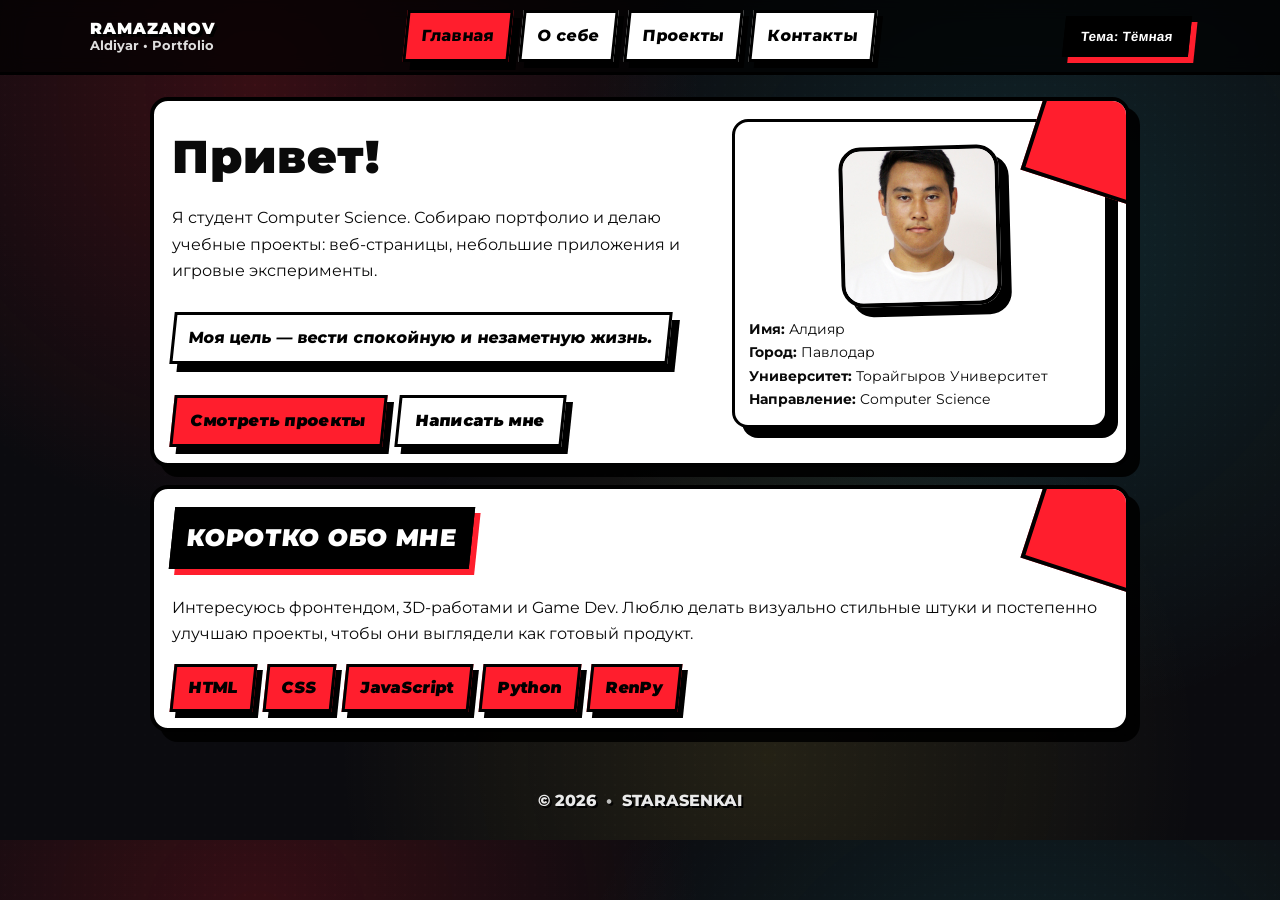
<file: index.html>
<!DOCTYPE html>
<html lang="ru">
<head>
  <meta charset="UTF-8" />
  <meta name="viewport" content="width=device-width, initial-scale=1.0" />
  <title>Ramazanov Aldiyar — Portfolio</title>
  <link rel="stylesheet" href="style.css" />
</head>
<body>

  <!-- Экран-заставка -->
  <div id="splash" aria-hidden="true">
    <h1>RAMAZANOV ALDIYAR<br>PORTFOLIO</h1>
  </div>

  <header class="site-header">
    <div class="header-inner">
      <div class="brand">
        <div class="brand-title">RAMAZANOV</div>
        <div class="brand-sub">Aldiyar • Portfolio</div>
      </div>

      <nav class="site-nav" aria-label="Навигация">
        <a class="nav-link active" href="index.html">Главная</a>
        <a class="nav-link" href="about.html">О себе</a>
        <a class="nav-link" href="projects.html">Проекты</a>
        <a class="nav-link" href="contact.html">Контакты</a>
      </nav>

      <button id="themeToggle" class="theme-btn" type="button" aria-label="Сменить тему">
        Тема: <span id="themeLabel">Тёмная</span>
      </button>
    </div>
  </header>

  <main class="container">
    <section class="panel hero">
      <div class="hero-grid">
        <div>
          <h1 class="hero-title">Привет!</h1>
          <p class="hero-text">
            Я студент Computer Science. Собираю портфолио и делаю учебные проекты:
            веб-страницы, небольшие приложения и игровые эксперименты.
          </p>
          <p class="hero-quote">
            Моя цель — вести спокойную и незаметную жизнь.
          </p>

          <div class="hero-actions">
            <a class="btn" href="projects.html">Смотреть проекты</a>
            <a class="btn btn-outline" href="contact.html">Написать мне</a>
          </div>
        </div>

        <div class="hero-card">
          <img src="avatar.jpg" alt="Аватар" class="avatar" />
          <div class="hero-mini">
            <div><b>Имя:</b> Алдияр</div>
            <div><b>Город:</b> Павлодар</div>
            <div><b>Университет:</b> Торайгыров Университет</div>
            <div><b>Направление:</b> Computer Science</div>
          </div>
        </div>
      </div>
    </section>

    <section class="panel">
      <h2>Коротко обо мне</h2>
      <p>
        Интересуюсь фронтендом, 3D-работами и Game Dev. Люблю делать визуально стильные штуки
        и постепенно улучшаю проекты, чтобы они выглядели как готовый продукт.
      </p>

      <div class="badges">
        <span class="badge">HTML</span>
        <span class="badge">CSS</span>
        <span class="badge">JavaScript</span>
        <span class="badge">Python</span>
        <span class="badge">RenPy</span>
      </div>
    </section>
  </main>

  <footer class="site-footer">
    <div class="footer-inner">
      <span>© <span id="year"></span></span>
      <span class="dot">•</span>
      <span>STARASENKAI</span>
    </div>
  </footer>

  <script src="script.js"></script>
</body>
</html>
</file>
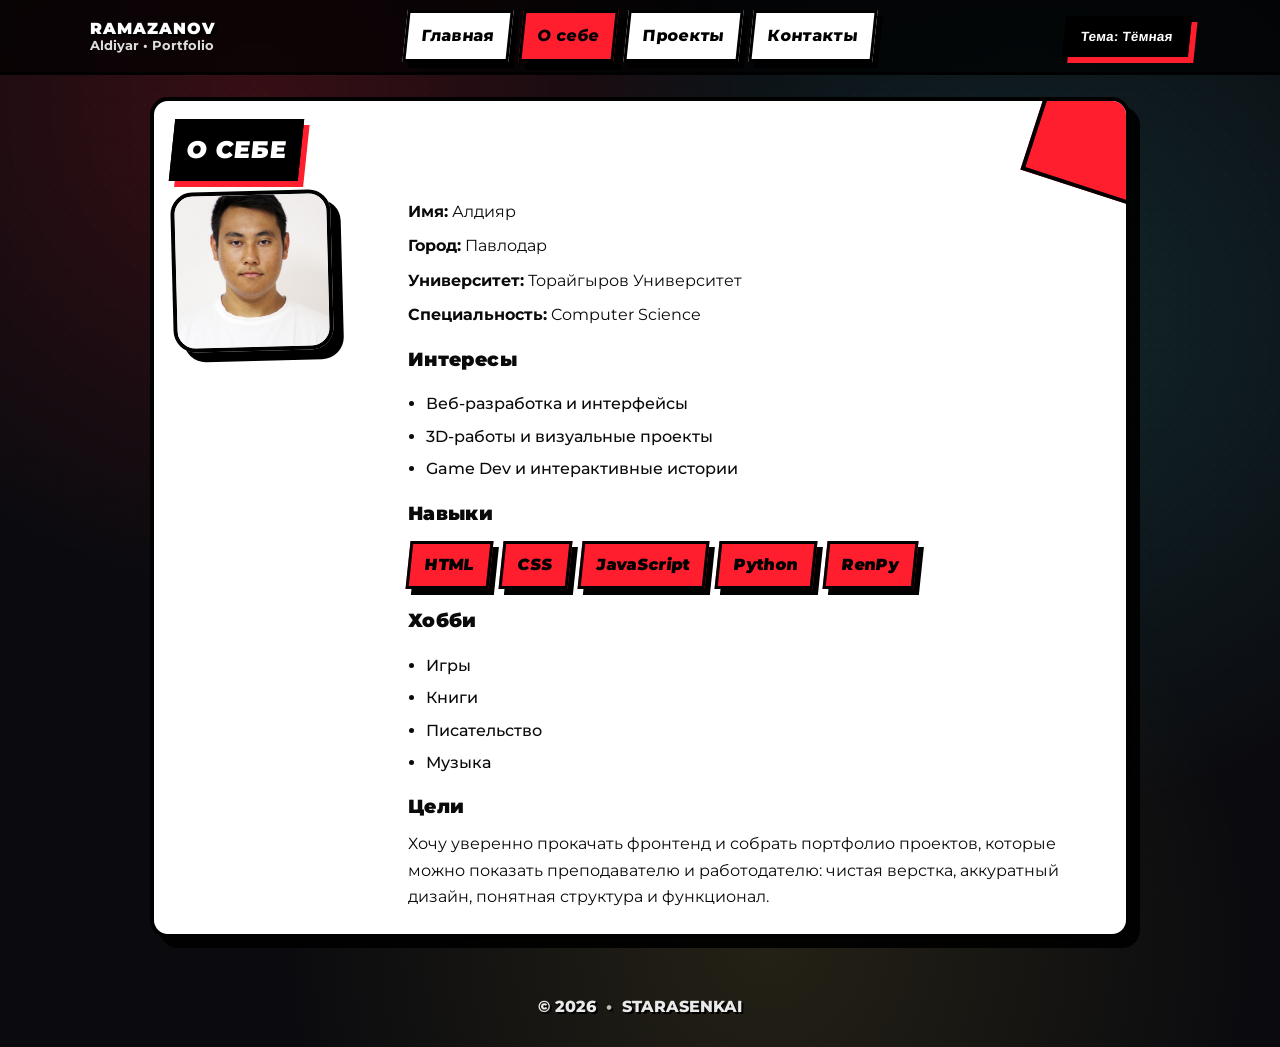
<file: about.html>
<!DOCTYPE html>
<html lang="ru">
<head>
  <meta charset="UTF-8" />
  <meta name="viewport" content="width=device-width, initial-scale=1.0" />
  <title>О себе — Ramazanov Aldiyar</title>
  <link rel="stylesheet" href="style.css" />
</head>
<body>

  <header class="site-header">
    <div class="header-inner">
      <div class="brand">
        <div class="brand-title">RAMAZANOV</div>
        <div class="brand-sub">Aldiyar • Portfolio</div>
      </div>

      <nav class="site-nav" aria-label="Навигация">
        <a class="nav-link" href="index.html">Главная</a>
        <a class="nav-link active" href="about.html">О себе</a>
        <a class="nav-link" href="projects.html">Проекты</a>
        <a class="nav-link" href="contact.html">Контакты</a>
      </nav>

      <button id="themeToggle" class="theme-btn" type="button" aria-label="Сменить тему">
        Тема: <span id="themeLabel">Тёмная</span>
      </button>
    </div>
  </header>

  <main class="container">
    <section class="panel">
      <h2>О себе</h2>
      <div class="about-grid">
        <div>
          <img src="avatar.jpg" alt="Аватар" class="avatar avatar-left" />
        </div>

        <div class="about-info">
          <p><b>Имя:</b> Алдияр</p>
          <p><b>Город:</b> Павлодар</p>
          <p><b>Университет:</b> Торайгыров Университет</p>
          <p><b>Специальность:</b> Computer Science</p>

          <h3 class="h3">Интересы</h3>
          <ul>
            <li>Веб-разработка и интерфейсы</li>
            <li>3D-работы и визуальные проекты</li>
            <li>Game Dev и интерактивные истории</li>
          </ul>

          <h3 class="h3">Навыки</h3>
          <div class="badges">
            <span class="badge">HTML</span>
            <span class="badge">CSS</span>
            <span class="badge">JavaScript</span>
            <span class="badge">Python</span>
            <span class="badge">RenPy</span>
          </div>

          <h3 class="h3">Хобби</h3>
          <ul>
            <li>Игры</li>
            <li>Книги</li>
            <li>Писательство</li>
            <li>Музыка</li>
          </ul>

          <h3 class="h3">Цели</h3>
          <p>
            Хочу уверенно прокачать фронтенд и собрать портфолио проектов, которые можно показать
            преподавателю и работодателю: чистая верстка, аккуратный дизайн, понятная структура и функционал.
          </p>
        </div>
      </div>
    </section>
  </main>

  <footer class="site-footer">
    <div class="footer-inner">
      <span>© <span id="year"></span></span>
      <span class="dot">•</span>
      <span>STARASENKAI</span>
    </div>
  </footer>

  <script src="script.js"></script>
</body>
</html>
</file>
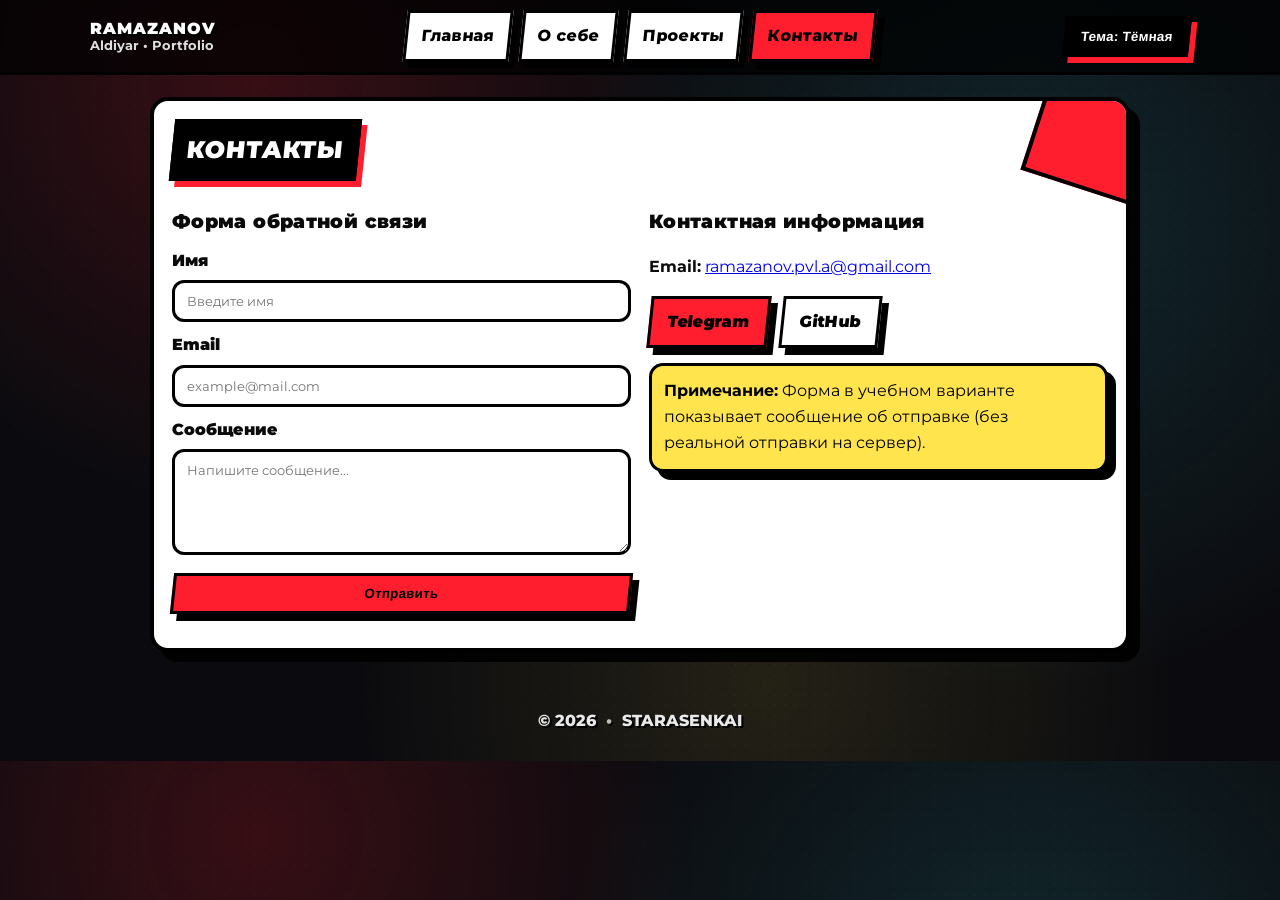
<file: contact.html>
<!DOCTYPE html>
<html lang="ru">
<head>
  <meta charset="UTF-8" />
  <meta name="viewport" content="width=device-width, initial-scale=1.0" />
  <title>Контакты — Ramazanov Aldiyar</title>
  <link rel="stylesheet" href="style.css" />
</head>
<body>

  <header class="site-header">
    <div class="header-inner">
      <div class="brand">
        <div class="brand-title">RAMAZANOV</div>
        <div class="brand-sub">Aldiyar • Portfolio</div>
      </div>

      <nav class="site-nav" aria-label="Навигация">
        <a class="nav-link" href="index.html">Главная</a>
        <a class="nav-link" href="about.html">О себе</a>
        <a class="nav-link" href="projects.html">Проекты</a>
        <a class="nav-link active" href="contact.html">Контакты</a>
      </nav>

      <button id="themeToggle" class="theme-btn" type="button" aria-label="Сменить тему">
        Тема: <span id="themeLabel">Тёмная</span>
      </button>
    </div>
  </header>

  <main class="container">
    <section class="panel">
      <h2>Контакты</h2>

      <div class="contact-grid">
        <div>
          <h3 class="h3">Форма обратной связи</h3>
          <form id="contactForm" class="form">
            <label class="field">
              <span>Имя</span>
              <input type="text" name="name" placeholder="Введите имя" required />
            </label>

            <label class="field">
              <span>Email</span>
              <input type="email" name="email" placeholder="example@mail.com" required />
            </label>

            <label class="field">
              <span>Сообщение</span>
              <textarea name="message" rows="5" placeholder="Напишите сообщение..." required></textarea>
            </label>

            <button class="btn" type="submit">Отправить</button>
            <p id="formStatus" class="form-status" aria-live="polite"></p>
          </form>
        </div>

        <div>
          <h3 class="h3">Контактная информация</h3>
          <p class="contact-line">
            <b>Email:</b>
            <a class="contact-email" href="mailto:ramazanov.pvl.a@gmail.com">ramazanov.pvl.a@gmail.com</a>
          </p>

          <div class="contact-buttons">
            <a class="btn" href="https://t.me/starasenkai" target="_blank" rel="noopener">Telegram</a>
            <a class="btn btn-outline" href="https://github.com/STARASENKAI" target="_blank" rel="noopener">GitHub</a>
          </div>

          <div class="note">
            <b>Примечание:</b> Форма в учебном варианте показывает сообщение об отправке (без реальной отправки на сервер).
          </div>
        </div>
      </div>

    </section>
  </main>

  <footer class="site-footer">
    <div class="footer-inner">
      <span>© <span id="year"></span></span>
      <span class="dot">•</span>
      <span>STARASENKAI</span>
    </div>
  </footer>

  <script src="script.js"></script>
</body>
</html>
</file>
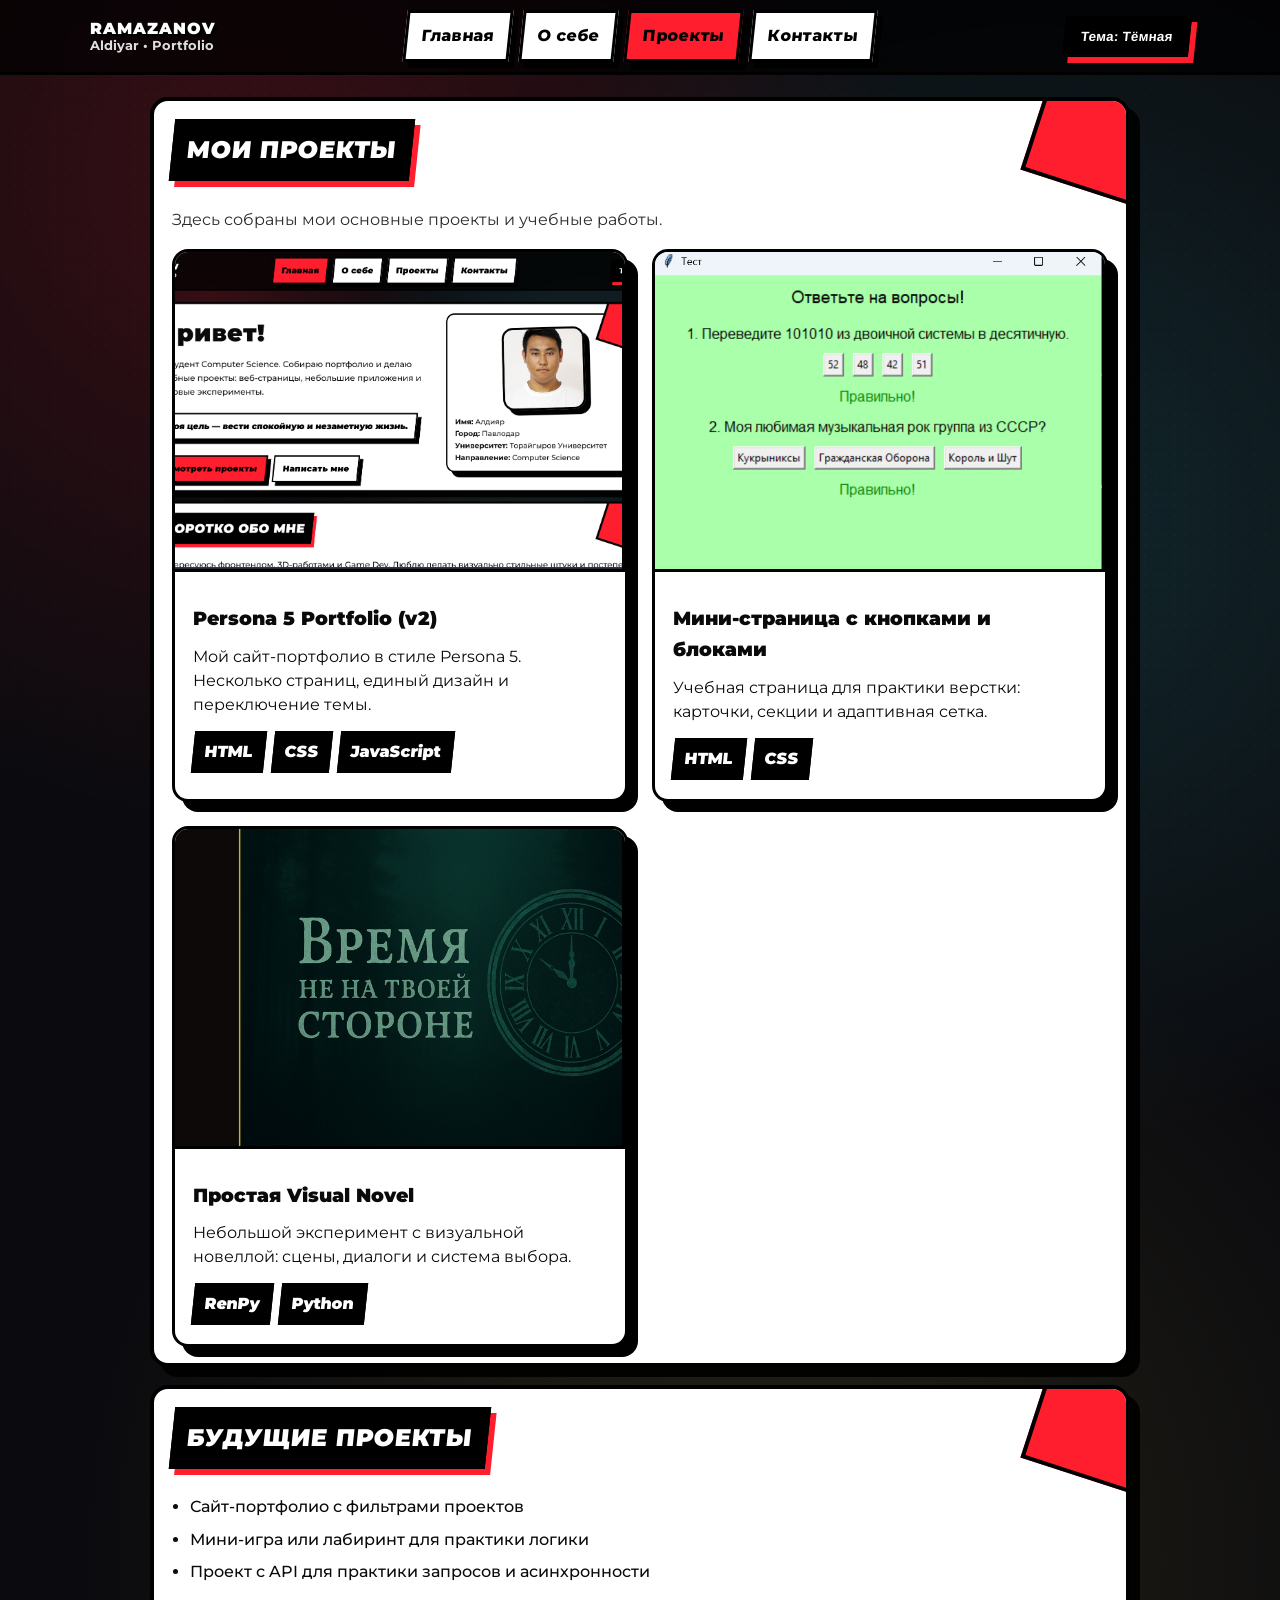
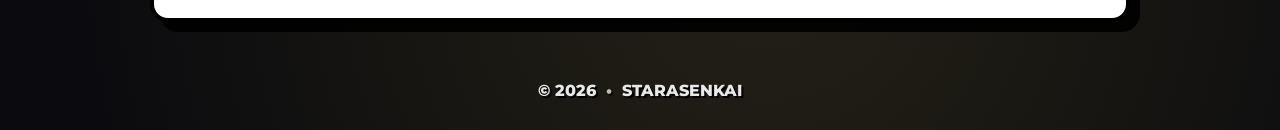
<file: projects.html>
<!DOCTYPE html>
<html lang="ru">
<head>
  <meta charset="UTF-8">
  <meta name="viewport" content="width=device-width, initial-scale=1.0">
  <title>Проекты — Ramazanov Aldiyar</title>
  <link rel="stylesheet" href="style.css">
</head>
<body>

  <header class="site-header">
    <div class="header-inner">
      <div class="brand">
        <div class="brand-title">RAMAZANOV</div>
        <div class="brand-sub">Aldiyar • Portfolio</div>
      </div>

      <nav class="site-nav" aria-label="Навигация">
        <a class="nav-link" href="index.html">Главная</a>
        <a class="nav-link" href="about.html">О себе</a>
        <a class="nav-link active" href="projects.html">Проекты</a>
        <a class="nav-link" href="contact.html">Контакты</a>
      </nav>

      <button id="themeToggle" class="theme-btn" type="button" aria-label="Сменить тему">
        Тема: <span id="themeLabel">Тёмная</span>
      </button>
    </div>
  </header>

  <main class="container">
    <section class="panel">
      <h2>Мои проекты</h2>
      <p class="muted">
        Здесь собраны мои основные проекты и учебные работы.
      </p>

      <div class="projects-grid">

        <article class="project-card">
          <div class="project-thumb">
            <img src="./portfolio.png" alt="Скриншот проекта Persona 5 Portfolio">
          </div>

          <div class="project-body">
            <h3 class="project-title">Persona 5 Portfolio (v2)</h3>
            <p class="project-desc">
              Мой сайт-портфолио в стиле Persona 5. Несколько страниц, единый дизайн и переключение темы.
            </p>

            <div class="project-tags">
              <span class="tag">HTML</span>
              <span class="tag">CSS</span>
              <span class="tag">JavaScript</span>
            </div>
          </div>
        </article>

        <article class="project-card">
          <div class="project-thumb">
            <img src="./minipage.png" alt="Скриншот мини-страницы с кнопками и блоками">
          </div>

          <div class="project-body">
            <h3 class="project-title">Мини-страница с кнопками и блоками</h3>
            <p class="project-desc">
              Учебная страница для практики верстки: карточки, секции и адаптивная сетка.
            </p>

            <div class="project-tags">
              <span class="tag">HTML</span>
              <span class="tag">CSS</span>
            </div>
          </div>
        </article>

        <article class="project-card">
          <div class="project-thumb">
            <img src="./vn.png" alt="Скриншот visual novel проекта">
          </div>

          <div class="project-body">
            <h3 class="project-title">Простая Visual Novel</h3>
            <p class="project-desc">
              Небольшой эксперимент с визуальной новеллой: сцены, диалоги и система выбора.
            </p>

            <div class="project-tags">
              <span class="tag">RenPy</span>
              <span class="tag">Python</span>
            </div>
          </div>
        </article>

      </div>
    </section>

    <section class="panel">
      <h2>Будущие проекты</h2>
      <ul>
        <li>Сайт-портфолио с фильтрами проектов</li>
        <li>Мини-игра или лабиринт для практики логики</li>
        <li>Проект с API для практики запросов и асинхронности</li>
      </ul>
    </section>
  </main>

  <footer class="site-footer">
    <div class="footer-inner">
      <span>© <span id="year"></span></span>
      <span class="dot">•</span>
      <span>STARASENKAI</span>
    </div>
  </footer>

  <script src="script.js"></script>
</body>
</html>
</file>
<file: style.css>
@import url('https://fonts.googleapis.com/css2?family=Montserrat:wght@500;700;900&display=swap');

:root{
  --bg: #0b0b0f;
  --panel: #ffffff;
  --ink: #0a0a0a;
  --muted: #2b2b2b;

  --red: #ff1e2d;
  --red2: #ff4d57;
  --yellow: #ffe44d;
  --cyan: #3df3ff;

  --shadow: 10px 10px 0 rgba(0,0,0,0.9);
  --shadow2: 6px 6px 0 rgba(255,30,45,0.9);

  --radius: 18px;
  --skew: -6deg;

  --header-bg: rgba(0,0,0,0.72);
  --nav-bg: #fff;
  --nav-ink: #000;
  --footer-ink: #e9e9e9;
}

/* Светлая тема (переключается через data-theme="light") */
[data-theme="light"]{
  --bg: #f5f6fa;
  --panel: #ffffff;
  --ink: #0b0b0f;
  --muted: #3b3b3b;

  --header-bg: rgba(255,255,255,0.82);
  --nav-bg: #fff;
  --nav-ink: #000;
  --footer-ink: #0b0b0f;
}

html{ scroll-behavior: smooth; }

body{
  margin:0;
  font-family: "Montserrat", "Segoe UI", Arial, sans-serif;
  background:
    radial-gradient(circle at 20% 10%, rgba(255,30,45,0.18), transparent 35%),
    radial-gradient(circle at 80% 30%, rgba(61,243,255,0.12), transparent 40%),
    radial-gradient(circle at 60% 90%, rgba(255,228,77,0.10), transparent 40%),
    var(--bg);
  color: #f7f7f7;
  line-height: 1.65;
}

/* В светлой теме текст читаемый */
[data-theme="light"] body{
  color: var(--ink);
}

/* Комикс-точки (полутон) поверх фона */
body::before{
  content:"";
  position: fixed;
  inset: 0;
  pointer-events:none;
  opacity: 0.14;
  background-image: radial-gradient(#ffffff 1px, transparent 1px);
  background-size: 10px 10px;
  mix-blend-mode: overlay;
}

/* Контейнер */
.container{
  width: min(980px, 92%);
  margin: 22px auto 40px;
}

/* ===== Splash ===== */
#splash{
  position: fixed;
  inset: 0;
  z-index: 9999;
  display: grid;
  place-items: center;
  overflow: hidden;
  background:
    repeating-radial-gradient(circle at center,
      #ff1e2d 0 56px,
      #000 56px 112px
    );
  animation: splashOut 0.9s ease forwards;
  animation-delay: 1.6s;
}
#splash::before{
  content:"";
  position:absolute;
  inset:0;
  pointer-events:none;
  opacity:.18;
  background: radial-gradient(#ffffff 1px, transparent 1px);
  background-size: 10px 10px;
  mix-blend-mode: overlay;
}
#splash h1{
  position: relative;
  z-index: 2;
  margin: 0;
  padding: 0 18px;
  font-weight: 900;
  font-size: clamp(34px, 5.2vw, 74px);
  text-transform: uppercase;
  letter-spacing: 0.04em;
  text-align: center;
  line-height: 1.05;
  color: #000;
  text-shadow:
    -4px -4px 0 #fff, 4px -4px 0 #fff, -4px 4px 0 #fff, 4px 4px 0 #fff,
    -6px -6px 0 #000, 6px -6px 0 #000, -6px 6px 0 #000, 6px 6px 0 #000;
  transform: rotate(-7deg);
  animation: textPop 0.5s cubic-bezier(.2,.9,.25,1) forwards;
}
@keyframes textPop{
  from{ opacity:0; transform: translateY(10px) scale(.97) rotate(-14deg); filter: blur(1px); }
  to{ opacity:1; transform: translateY(0) scale(1) rotate(-7deg); filter: blur(0); }
}
@keyframes splashOut{
  to{ opacity:0; visibility:hidden; transform: scale(1.02); }
}

/* ===== Header ===== */
.site-header{
  position: sticky;
  top: 0;
  z-index: 50;
  background: var(--header-bg);
  backdrop-filter: blur(10px);
  border-bottom: 3px solid #000;
}

.header-inner{
  width: min(1100px, 94%);
  margin: 0 auto;
  padding: 10px 0;
  display: flex;
  gap: 14px;
  align-items: center;
  justify-content: space-between;
  flex-wrap: wrap;
}

.brand{
  display:flex;
  flex-direction: column;
  line-height: 1.1;
}
.brand-title{
  font-weight: 900;
  letter-spacing: 0.06em;
  color: #fff;
  text-shadow: 3px 3px 0 #000;
}
[data-theme="light"] .brand-title{
  color: #000;
  text-shadow: 3px 3px 0 #fff;
}
.brand-sub{
  font-weight: 700;
  opacity: .9;
  font-size: 13px;
}

/* ===== Nav ===== */
.site-nav{
  display:flex;
  gap: 10px;
  flex-wrap: wrap;
  align-items: center;
}

.nav-link{
  display:inline-block;
  padding: 10px 14px;
  text-decoration:none;
  font-weight: 800;
  letter-spacing: 0.02em;
  background: var(--nav-bg);
  color: var(--nav-ink);
  border: 3px solid #000;
  box-shadow: 6px 6px 0 #000;
  transform: skew(var(--skew));
  transition: 0.16s ease;
}

.nav-link:hover{
  background: var(--yellow);
  transform: skew(var(--skew)) translateY(-2px);
  box-shadow: 8px 8px 0 #000;
}

/* Активная ссылка (по требованию задания) */
.nav-link.active{
  background: var(--red);
  box-shadow: 8px 8px 0 #000;
}

/* ===== Theme Button ===== */
.theme-btn{
  cursor: pointer;
  padding: 10px 14px;
  font-weight: 900;
  letter-spacing: 0.02em;
  background: #000;
  color:#fff;
  border: 3px solid #000;
  box-shadow: 6px 6px 0 var(--red);
  transform: skew(var(--skew));
  transition: 0.16s ease;
}
[data-theme="light"] .theme-btn{
  background: #fff;
  color:#000;
  box-shadow: 6px 6px 0 #000;
}
.theme-btn:hover{
  transform: skew(var(--skew)) translateY(-2px);
}

/* ===== Panels / Sections ===== */
.panel{
  background: var(--panel);
  color: var(--ink);
  border: 4px solid #000;
  border-radius: var(--radius);
  padding: 18px 18px 16px;
  margin-bottom: 18px;
  box-shadow: var(--shadow);
  position: relative;
  overflow:hidden;
  transition: 0.18s ease;
}

.panel::before{
  content:"";
  position:absolute;
  right:-30px;
  top:-30px;
  width: 120px;
  height: 120px;
  background: var(--red);
  transform: rotate(18deg);
  border: 4px solid #000;
}

.panel:hover{
  transform: translateY(-3px) rotate(-0.2deg);
  box-shadow: var(--shadow), var(--shadow2);
}

h1, h2{ margin: 0 0 10px 0; }

h2{
  display:inline-block;
  font-weight: 900;
  text-transform: uppercase;
  letter-spacing: 0.03em;
  padding: 8px 12px;
  background: #000;
  color:#fff;
  transform: skew(var(--skew));
  border: 3px solid #000;
  box-shadow: 6px 6px 0 var(--red);
}

.h3{
  margin: 16px 0 8px;
  font-weight: 900;
  letter-spacing: 0.02em;
}

.muted{ color: var(--muted); }

/* ===== Hero ===== */
.hero-title{
  font-size: clamp(30px, 4vw, 46px);
  font-weight: 900;
  letter-spacing: 0.02em;
}
.hero-text{ margin-top: 6px; }
.hero-quote{
  margin-top: 12px;
  display:inline-block;
  padding: 10px 14px;
  background: #fff;
  color:#000;
  font-weight: 800;
  transform: skew(var(--skew));
  border: 3px solid #000;
  box-shadow: 8px 8px 0 #000;
}

.hero-grid{
  display:grid;
  grid-template-columns: 1.3fr .9fr;
  gap: 16px;
  align-items: start;
}
.hero-card{
  background: #fff;
  border: 3px solid #000;
  border-radius: 16px;
  box-shadow: 10px 10px 0 #000;
  padding: 14px;
}
.hero-mini{
  margin-top: 10px;
  font-size: 14px;
}

.hero-actions{
  margin-top: 14px;
  display:flex;
  gap: 12px;
  flex-wrap: wrap;
}

/* ===== Avatar ===== */
.avatar{
  width: 160px;
  height: 160px;
  object-fit: cover;
  display:block;
  margin: 10px auto 12px;
  border: 4px solid #000;
  border-radius: 22px;
  box-shadow: 10px 10px 0 #000;
  transform: rotate(-1.5deg);
}
.avatar-left{
  margin: 0;
}

/* ===== Lists ===== */
ul{ padding-left: 18px; }
li{ margin: 6px 0; font-weight: 500; }

/* ===== Badges ===== */
.badges{
  display:flex;
  flex-wrap:wrap;
  gap: 10px;
  margin-top: 12px;
}
.badge{
  padding: 8px 14px;
  font-weight: 900;
  letter-spacing: 0.02em;
  background: var(--red);
  color:#000;
  border: 3px solid #000;
  box-shadow: 6px 6px 0 #000;
  transform: skew(var(--skew));
}

/* ===== Buttons ===== */
.btn{
  display:inline-block;
  text-decoration:none;
  padding: 10px 16px;
  font-weight: 900;
  letter-spacing: 0.02em;
  background: var(--red);
  color:#000;
  border: 3px solid #000;
  box-shadow: 7px 7px 0 #000;
  transform: skew(var(--skew));
  transition: 0.16s ease;
}
.btn:hover{
  transform: skew(var(--skew)) translateY(-2px);
  background: var(--yellow);
}

.btn-outline{
  background: #fff;
  color:#000;
}
.btn-outline:hover{
  background: #fff;
  box-shadow: 7px 7px 0 var(--red);
}

/* ===== About layout ===== */
.about-grid{
  display:grid;
  grid-template-columns: 220px 1fr;
  gap: 16px;
  align-items: start;
}
.about-info p{ margin: 8px 0; }

/* ===== Projects ===== */
.projects-grid{
  display:grid;
  grid-template-columns: 1fr;
  gap: 14px;
  margin-top: 10px;
}
.project-card{
  display:grid;
  grid-template-columns: 240px 1fr;
  gap: 14px;
  border: 3px solid #000;
  border-radius: 16px;
  box-shadow: 10px 10px 0 #000;
  overflow:hidden;
  background: #fff;
}
.project-thumb{
  display:grid;
  place-items:center;
  min-height: 160px;
  background:
    repeating-linear-gradient(45deg, #000 0 12px, #ff1e2d 12px 24px);
  border-right: 3px solid #000;
}
.thumb-text{
  background: #fff;
  color:#000;
  font-weight: 900;
  padding: 8px 12px;
  border: 3px solid #000;
  box-shadow: 6px 6px 0 #000;
  transform: skew(var(--skew));
}
.project-body{ padding: 12px 12px 14px; }
.project-title{ margin: 0 0 6px; font-weight: 900; }
.project-desc{ margin: 0 0 10px; }
.project-tags{
  display:flex;
  gap: 8px;
  flex-wrap: wrap;
  margin-bottom: 12px;
}
.tag{
  padding: 6px 10px;
  font-weight: 900;
  background: #000;
  color:#fff;
  border: 2px solid #000;
  transform: skew(var(--skew));
}
.project-links{
  display:flex;
  gap: 10px;
  flex-wrap: wrap;
}

/* ===== Contacts / Form ===== */
.contact-grid{
  display:grid;
  grid-template-columns: 1fr 1fr;
  gap: 16px;
  align-items: start;
}
.form{
  display:flex;
  flex-direction: column;
  gap: 10px;
  margin-top: 10px;
}
.field span{
  display:block;
  font-weight: 900;
  margin-bottom: 6px;
}
input, textarea{
  width: 100%;
  padding: 10px 12px;
  font-family: inherit;
  border: 3px solid #000;
  border-radius: 12px;
  outline: none;
}
input:focus, textarea:focus{
  box-shadow: 0 0 0 4px rgba(255,30,45,0.25);
}
.form-status{
  margin: 8px 0 0;
  font-weight: 700;
}
.note{
  margin-top: 14px;
  padding: 12px 12px;
  border: 3px solid #000;
  border-radius: 14px;
  background: var(--yellow);
  color:#000;
  box-shadow: 8px 8px 0 #000;
}

.contact-buttons{
  margin-top: 14px;
  display:flex;
  gap: 12px;
  flex-wrap: wrap;
}

/* ===== Footer ===== */
.site-footer{
  text-align:center;
  padding: 16px 10px 26px;
  color: var(--footer-ink);
  font-weight: 800;
  text-shadow: 2px 2px 0 #000;
}
[data-theme="light"] .site-footer{
  text-shadow: none;
}
.footer-inner{
  display:flex;
  gap: 10px;
  justify-content: center;
  align-items: center;
  flex-wrap: wrap;
}
.dot{ opacity: .8; }

/* ===== Responsive ===== */
@media (max-width: 860px){
  .hero-grid{ grid-template-columns: 1fr; }
  .about-grid{ grid-template-columns: 1fr; }
  .avatar-left{ margin: 0 auto 12px; }
  .project-card{ grid-template-columns: 1fr; }
  .project-thumb{ border-right: none; border-bottom: 3px solid #000; }
  .contact-grid{ grid-template-columns: 1fr; }
}

/* ==== HARD FIX: contact-grid columns overlap ==== */

/* 1) обязательно border-box везде */
*, *::before, *::after { box-sizing: border-box; }

/* 2) grid с нормальными колонками */
.contact-grid{
  display: grid;
  grid-template-columns: 1fr 1fr; /* ровно две колонки */
  gap: 18px;
  align-items: start;
}

/* 3) разрешаем сжиматься обеим колонкам */
.contact-grid > div{
  min-width: 0;      /* КРИТИЧНО */
  max-width: 100%;
}

/* 4) форма и поля НЕ должны выходить за колонку */
.form, .field{
  min-width: 0;
  max-width: 100%;
}

/* 5) инпуты/текстареа строго по ширине колонки */
.form input,
.form textarea{
  width: 100% !important;
  max-width: 100% !important;
  min-width: 0 !important;
}

/* 6) правая часть тоже не выпирает */
.contact-email,
.note{
  max-width: 100%;
  overflow-wrap: anywhere;
  word-break: break-word;
}

/* 7) на маленьких экранах — в столбик */
@media (max-width: 900px){
  .contact-grid{ grid-template-columns: 1fr; }
}

/* нужно */
.projects-grid{
  display:grid;
  grid-template-columns: repeat(auto-fit, minmax(320px, 1fr));
  gap: 24px;
  margin-top: 10px;
}

.project-card{
  display:flex;
  flex-direction:column;
  border: 3px solid #000;
  border-radius: 16px;
  box-shadow: 10px 10px 0 #000;
  overflow:hidden;
  background:#fff;
}

.project-thumb{
  width:100%;
  height:320px;
  overflow:hidden;
  border-bottom: 3px solid #000;
  background:#111;
}

.project-thumb img{
  width:100%;
  height:100%;
  object-fit:cover;
  display:block;
}

.project-body{
  padding:18px;
}

.project-title{
  margin:0 0 10px;
  font-weight:900;
}

.project-desc{
  margin:0 0 14px;
  line-height:1.5;
}

.project-tags{
  display:flex;
  flex-wrap:wrap;
  gap:8px;
  margin-bottom:0;
}

.project-links {
  display: flex;
  flex-wrap: wrap;
  gap: 10px;
}
</file>
